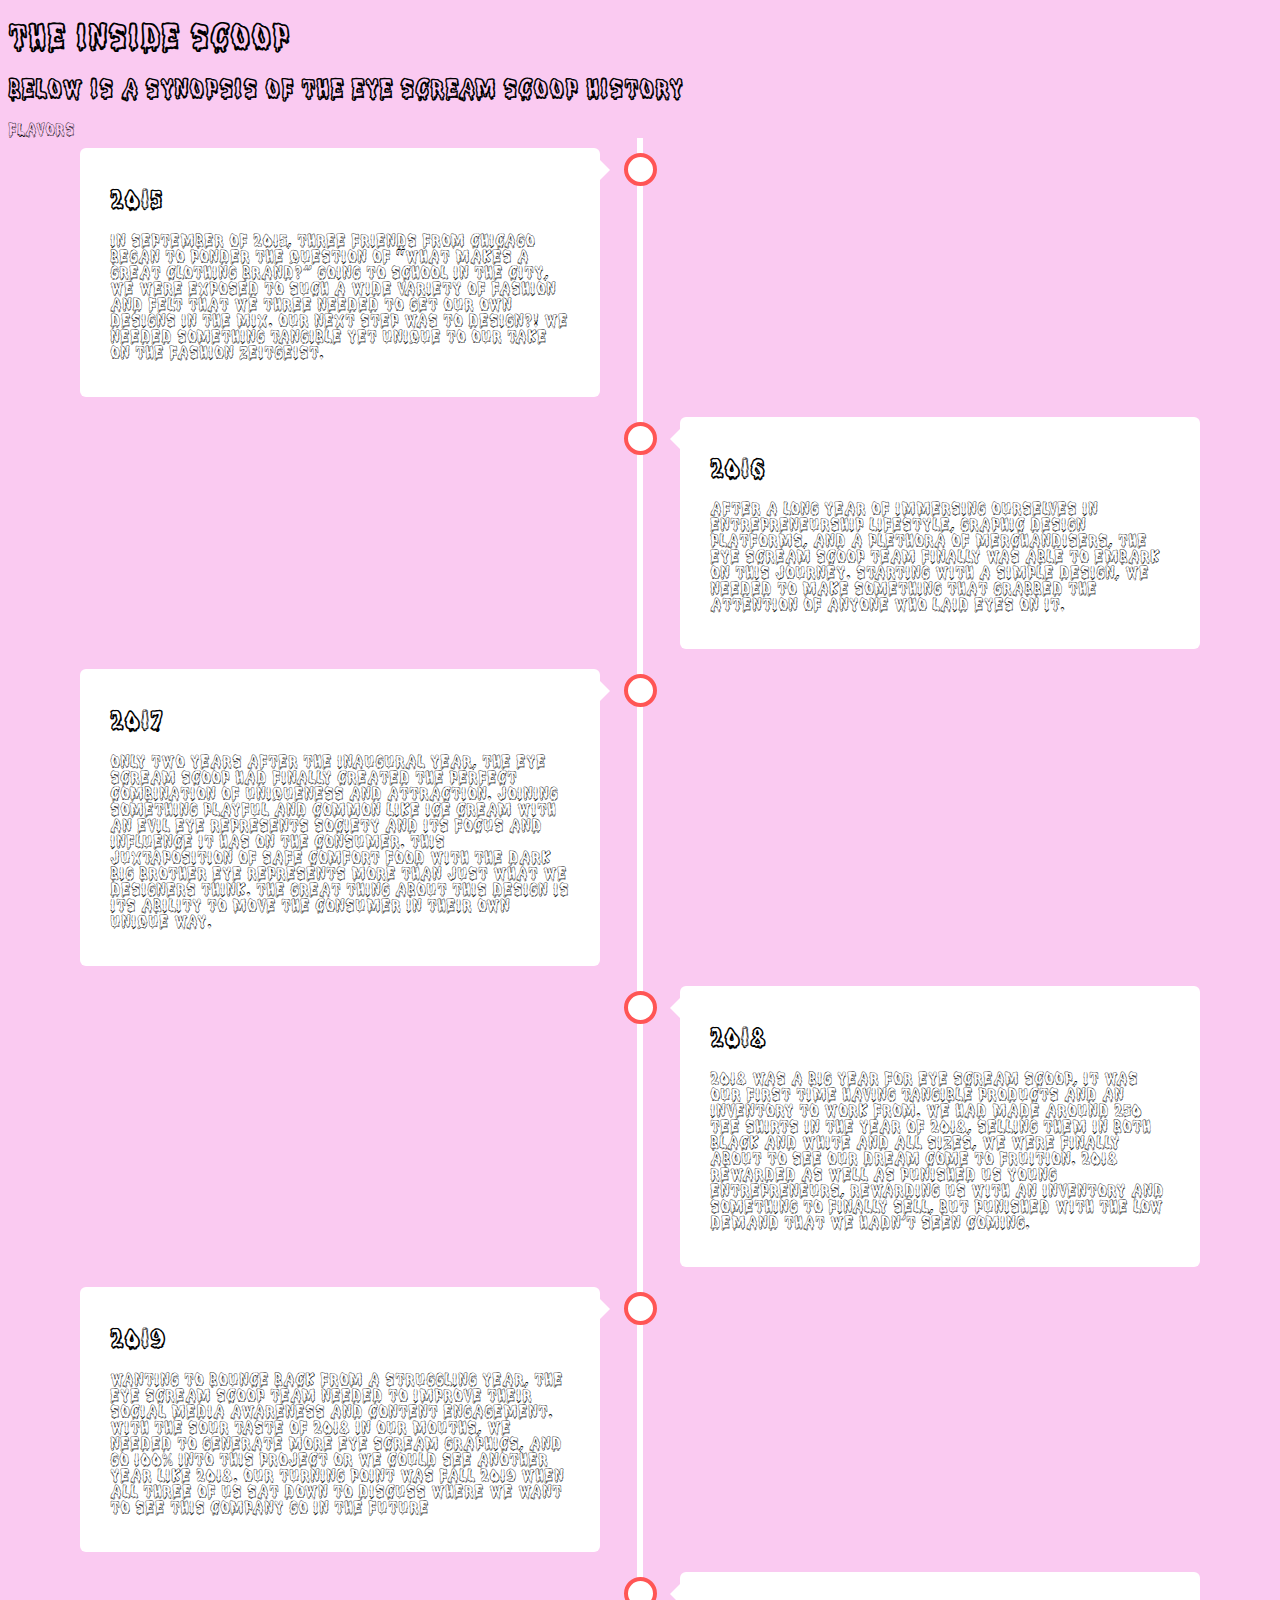
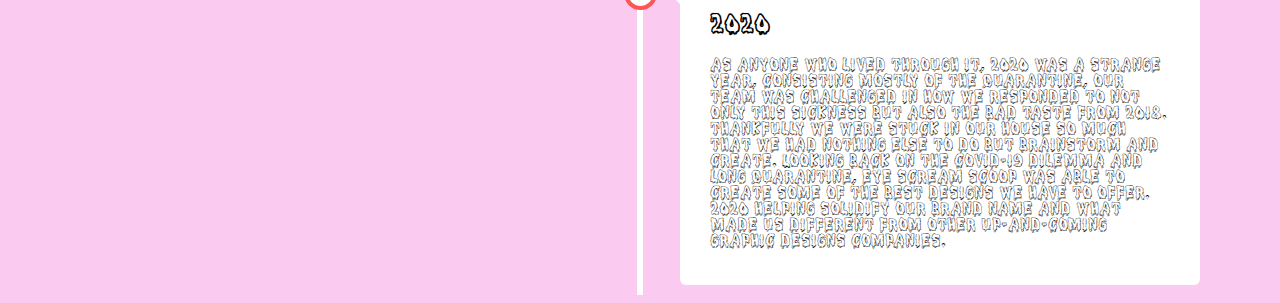
<file: history1.html>
<!DOCTYPE html>
<html>
  <head>
    
    <style>
@font-face{ 
    font-family: 'meltdownmfregular';
    src: url('Fonts/meltdownmf-oeyd-webfont.woff2') format('woff2'),
         url('Fonts/meltdownmf-oeyd-webfont.woff') format('woff');
    font-weight: normal;
    font-style: normal;
}
    .dropdown {
      position: relative;
      display: inline-block;
    }
    
    .dropdown-content {
      display: none;
      position: absolute;
      background-color: #f9f9f9;
      min-width: 160px;
      box-shadow: 0px 8px 16px 0px rgba(0,0,0,0.2);
      padding: 12px 16px;
      z-index: 1;
    }
    
    .dropdown:hover .dropdown-content {
      display: block;
    }

    
   
  
  
    
    body {
      font-family: "meltdownregular", Arial, sans-serif;
    }
    p{font-family: 'meltdownmfregular', Arial, sans-serif;}
    </style>
   
    
   
    <body>
    <h1>The Inside Scoop</h1>
    <h2>Below is a synopsis of the Eye Scream Scoop History</h2>
    
    <div class="dropdown">
      <span>FLAVORS</span>
      <div class="dropdown-content">
        <p><a href= "index.html"> Home</a></p>
      <p><a href="history1.html">The History of Eye Scream Scoop</a></p>
      

        <p><a href="scoopday.html">Scoop of the Day</a></p>

        <p><a href="upcomingdrops.html">Upcoming Drops and Deadlines</a></p>
      </div>
    </div>


<meta name="viewport" content="width=device-width, initial-scale=1.0">
<style>
* {
  box-sizing: border-box;
}

body {
  background-color: #FACAF1;
  font-family: 'meltdownmfregular';
	src: url(meltdownmf-oeyd-webfont.woff);
  font-style: normal;
  font-weight: 100;
}


.timeline {
  position: relative;
  max-width: 1200px;
  margin: 0 auto;
}


.timeline::after {
  content: '';
  position: absolute;
  width: 6px;
  background-color: white;
  top: 0;
  bottom: 0;
  left: 50%;
  margin-left: -3px;
}


.container {
  padding: 10px 40px;
  position: relative;
  background-color: inherit;
  width: 50%;
}


.container::after {
  content: '';
  position: absolute;
  width: 25px;
  height: 25px;
  right: -17px;
  background-color: white;
  border: 4px solid #ff5555;
  top: 15px;
  border-radius: 50%;
  z-index: 1;
}


.left {
  left: 0;
}


.right {
  left: 50%;
}


.left::before {
  content: " ";
  height: 0;
  position: absolute;
  top: 22px;
  width: 0;
  z-index: 1;
  right: 30px;
  border: medium solid white;
  border-width: 10px 0 10px 10px;
  border-color: transparent transparent transparent white;
}


.right::before {
  content: " ";
  height: 0;
  position: absolute;
  top: 22px;
  width: 0;
  z-index: 1;
  left: 30px;
  border: medium solid white;
  border-width: 10px 10px 10px 0;
  border-color: transparent white transparent transparent;
}


.right::after {
  left: -16px;
}


.content {
  padding: 20px 30px;
  background-color: white;
  position: relative;
  border-radius: 6px;
}


@media screen and (max-width: 600px) {
  
  .timeline::after {
  left: 31px;
  }
  
 
  .container {
  width: 100%;
  padding-left: 70px;
  padding-right: 25px;
  }
  
  
  .container::before {
  left: 60px;
  border: medium solid white;
  border-width: 10px 10px 10px 0;
  border-color: transparent white transparent transparent;
  }

 
  .left::after, .right::after {
  left: 15px;
  }
  
  
  .right {
  left: 0%;
  }
}
</style>

<body>

<div class="timeline">
  <div class="container left">
    <div class="content">
      <h2>2015</h2>
      <p>In September of 2015, three friends from Chicago began to ponder the question of “What makes a great clothing brand?” Going to school in the city, we were exposed to such a wide variety of fashion and felt that we three needed to get our own designs in the mix. Our next step was to design?! We needed something tangible yet unique to our take on the fashion zeitgeist.</p>
    </div>
  </div>
  <div class="container right">
    <div class="content">
      <h2>2016</h2>
      <p>After a long year of immersing ourselves in entrepreneurship lifestyle, graphic design platforms, and a plethora of merchandisers, the Eye Scream Scoop team finally was able to embark on this journey. Starting with a simple design, we needed to make something that grabbed the attention of anyone who laid eyes on it.</p>
    </div>
  </div>
  <div class="container left">
    <div class="content">
      <h2>2017</h2>
      <p>Only two years after the inaugural year, the Eye Scream Scoop had finally created the perfect combination of uniqueness and attraction. Joining something playful and common like ice cream with an evil eye represents society and its focus and influence it has on the consumer. This juxtaposition of safe comfort food with the dark big brother eye represents more than just what we designers think. The great thing about this design is its ability to move the consumer in their own unique way. </p>
    </div>
  </div>
  <div class="container right">
    <div class="content">
      <h2>2018</h2>
      <p> 2018 was a big year for Eye Scream Scoop, it was our first time having tangible products and an inventory to work from. We had made around 250 tee shirts in the year of 2018, selling them in both black and white and all sizes, we were finally about to see our dream come to fruition. 2018 rewarded as well as punished us young entrepreneurs, rewarding us with an inventory and something to finally sell, but punished with the low demand that we hadn’t seen coming. </p>
    </div>
  </div>
  <div class="container left">
    <div class="content">
      <h2>2019</h2>
      <p>Wanting to bounce back from a struggling year, the Eye Scream Scoop team needed to improve their social media awareness and content engagement. With the sour taste of 2018 in our mouths, we needed to generate more Eye Scream graphics, and go 100% into this project or we could see another year like 2018. Our turning point was fall 2019 when all three of us sat down to discuss where we want to see this company go in the future</p>
    </div>
  </div>
  <div class="container right">
    <div class="content">
      <h2>2020</h2>
      <p>As anyone who lived through it, 2020 was a strange year, consisting mostly of the quarantine, our team was challenged in how we responded to not only this sickness but also the bad taste from 2018. Thankfully we were stuck in our house so much that we had nothing else to do but brainstorm and create. Looking back on the COVID-19 dilemma and long quarantine, Eye Scream Scoop was able to create some of the best designs we have to offer. 2020 helping solidify our brand name and what made us different from other up-and-coming graphic designs companies.</p>
    </div>
  </div>
</div>

</body>
</head>
</html>
</file>
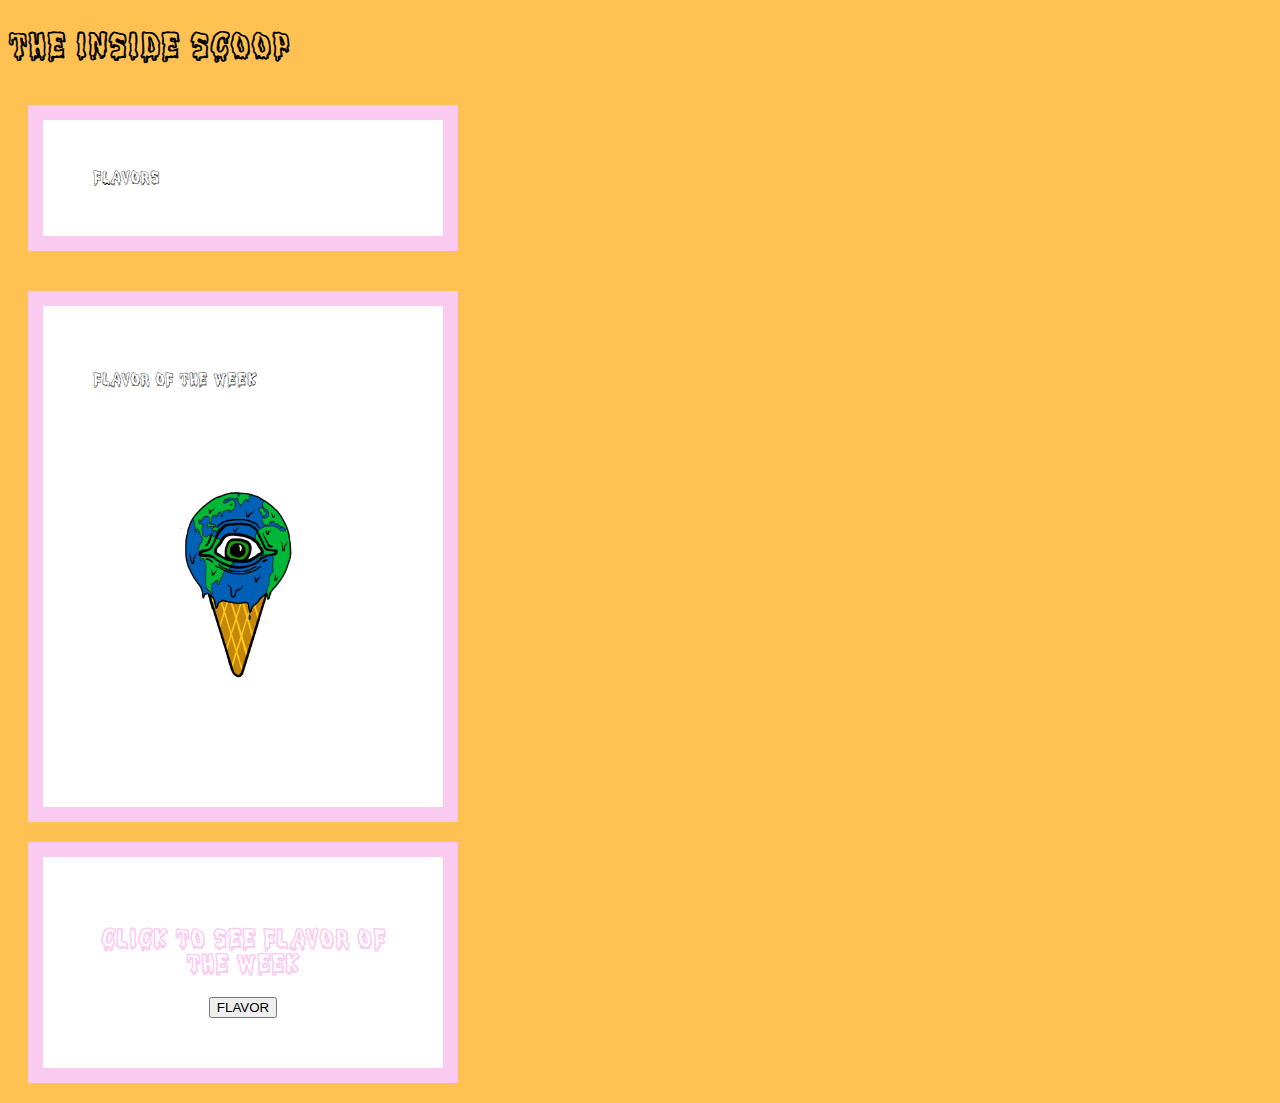
<file: scoopday.html>
<!DOCTYPE html>
<html>
  <head>
    <style>
        @font-face{ 
    font-family: 'meltdownmfregular';
    src: url('Fonts/meltdownmf-oeyd-webfont.woff2') format('woff2'),
         url('Fonts/meltdownmf-oeyd-webfont.woff') format('woff');
    font-weight: normal;
    font-style: normal;
        }
    .dropdown {
      position: relative;
      display: inline-block;
    }
    
    .dropdown-content {
      display: none;
      position: absolute;
      background-color: #f9f9f9;
      min-width: 160px;
      box-shadow: 0px 8px 16px 0px rgba(0,0,0,0.2);
      padding: 12px 16px;
      z-index: 1;
    }
    
    .dropdown:hover .dropdown-content {
      display: block;
    }
    body{font-family: 'meltdownmfregular', Arial, sans-serif;}
    


</style>


  <style>
    body {
      background-color: #ffc252;
    }
    </style>




<style>
div {
  background-color: #ffffff;
  width: 300px;
  border: 15px solid #FACAF1;
  padding: 50px;
  margin: 20px;
}


  div {
    background-color: #ffffff;
    width: 300px;
    border: 15px solid #FACAF1;
    padding: 50px;
    margin: 20px;
  }
  </style>

<script>  
  function displayRandomImages()   
  {  
     //array of images with image location, height, and width  
     var imageArray = [  
     {   
       
       src: "https://eligeleerd.github.io/eyescreamscoop-extension1/DoubleScoop.png",  
         
       width: "280",  
       height: "200"  
     },   
     {  
       src: "https://eligeleerd.github.io/eyescreamscoop-extension1/IMG_7978%20copy.PNG",  
       width: "320",  
       height: "300"  
     },   
     {  
       src: "https://eligeleerd.github.io/eyescreamscoop-extension1/Rainbow.png",  
       width: "320",  
       height: "320"  
     },  
     {  
       src: "https://eligeleerd.github.io/eyescreamscoop-extension1/scoop3%20copy.png",  
       width: "250",  
       height: "350"  
      } ];  
        
       
      var arrayLength = imageArray.length;  
      var newArray = [];  
      for (var i = 0; i < arrayLength; i++) {  
          newArray[i] = new Image();  
          newArray[i].src = imageArray[i].src;  
          newArray[i].width = imageArray[i].width;  
          newArray[i].height = imageArray[i].height;  
      }  
       
     
    function getRandomNum(min, max)   
    {  
         
        imgNo = Math.floor(Math.random() * (max - min + 1)) + min;  
        return newArray[imgNo];  
    }    
    
      
    var newImage = getRandomNum(0, newArray.length - 1);  
     
   
    var images = document.getElementsByTagName('img');  
    var l = images.length;  
    for (var p = 0; p < l; p++) {  
       images[0].parentNode.removeChild(images[0]);  
    }  
       
    document.body.appendChild(newImage);  
  }  
  </script>  

<body>
    
  <h1>The Inside Scoop</h1>
  
  <div class="dropdown">
    <span>FLAVORS</span>
    <div class="dropdown-content">
      <p><a href= "index.html"> Home</a></p>
    <p><a href="history1.html">The History of Eye Scream Scoop</a></p>
       

      <p><a href="scoopday.html">Scoop of the Day</a></p>

      <p><a href="upcomingdrops.html">Upcoming Drops and Deadlines</a></p>
    </div>
  </div>
 
      <div class="center">
        <p>Flavor of the Week</p>
        <img src="Earth.PNG"  width="250" height="350">

    </div>
        
<div>
        <head>  
          
          <style>  
          body {  
          margin-top: 30px;  
          }  
          </style>   
          </head>  
            
         
            
          <body>  
           
          <center>  
          <h2 style="color:#FACAF1"> Click to see flavor of the week </h2>    
          <button onclick="displayRandomImages();"> FLAVOR </button>  
          </center>   
           
          </body>  
  
</div>
          </html>
      </html>
</file>
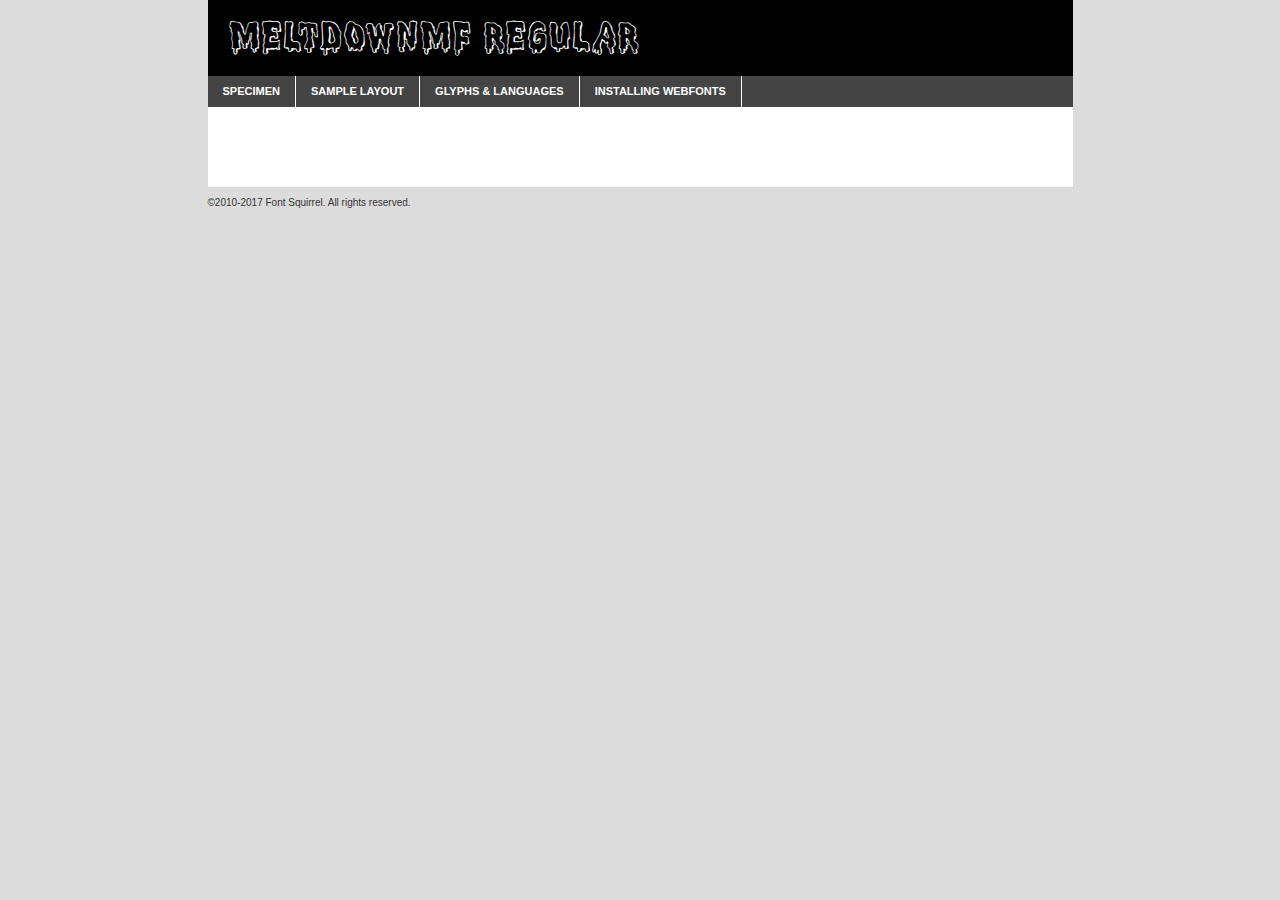
<file: Fonts/meltdownmf-oeyd-demo.html>
<!DOCTYPE html PUBLIC "-//W3C//DTD XHTML 1.0 Transitional//EN"
	"http://www.w3.org/TR/xhtml1/DTD/xhtml1-transitional.dtd">

<html xmlns="http://www.w3.org/1999/xhtml" xml:lang="en" lang="en">
<head>
	<meta http-equiv="Content-Type" content="text/html; charset=utf-8" />
	<script src="http://ajax.googleapis.com/ajax/libs/jquery/1.7.2/jquery.min.js" type="text/javascript" charset="utf-8"></script>
	<script type="text/javascript">
	(function($){$.fn.easyTabs=function(option){var param=jQuery.extend({fadeSpeed:"fast",defaultContent:1,activeClass:'active'},option);$(this).each(function(){var thisId="#"+this.id;if(param.defaultContent==''){param.defaultContent=1;}
	if(typeof param.defaultContent=="number")
	{var defaultTab=$(thisId+" .tabs li:eq("+(param.defaultContent-1)+") a").attr('href').substr(1);}else{var defaultTab=param.defaultContent;}
	$(thisId+" .tabs li a").each(function(){var tabToHide=$(this).attr('href').substr(1);$("#"+tabToHide).addClass('easytabs-tab-content');});hideAll();changeContent(defaultTab);function hideAll(){$(thisId+" .easytabs-tab-content").hide();}
	function changeContent(tabId){hideAll();$(thisId+" .tabs li").removeClass(param.activeClass);$(thisId+" .tabs li a[href=#"+tabId+"]").closest('li').addClass(param.activeClass);if(param.fadeSpeed!="none")
	{$(thisId+" #"+tabId).fadeIn(param.fadeSpeed);}else{$(thisId+" #"+tabId).show();}}
	$(thisId+" .tabs li").click(function(){var tabId=$(this).find('a').attr('href').substr(1);changeContent(tabId);return false;});});}})(jQuery);
	</script>
	<link rel="stylesheet" href="specimen_files/specimen_stylesheet.css" type="text/css" charset="utf-8" />
	<link rel="stylesheet" href="stylesheet.css" type="text/css" charset="utf-8" />

	<style type="text/css">
					body{
				font-family: 'meltdownmfregular';
							}
		</style>

	<title>MeltdownMF Regular Specimen</title>
	
	
	<script type="text/javascript" charset="utf-8">
		$(document).ready(function() {
			$('#container').easyTabs({defaultContent:1});
		});
	</script>
</head>

<body>
<div id="container">
	<div id="header">
		MeltdownMF Regular	</div>
	<ul class="tabs">
		<li><a href="#specimen">Specimen</a></li>
		<li><a href="#layout">Sample Layout</a></li>
				<li><a href="#glyphs">Glyphs &amp; Languages</a></li>
		<li><a href="#installing">Installing Webfonts</a></li>
		
	</ul>
	
	<div id="main_content">

		
			<div id="specimen">
		
				<div class="section">
					<div class="grid12 firstcol">
						<div class="huge">AaBb</div>
					</div>
				</div>
		
				<div class="section">
					<div class="glyph_range">A&#x200B;B&#x200b;C&#x200b;D&#x200b;E&#x200b;F&#x200b;G&#x200b;H&#x200b;I&#x200b;J&#x200b;K&#x200b;L&#x200b;M&#x200b;N&#x200b;O&#x200b;P&#x200b;Q&#x200b;R&#x200b;S&#x200b;T&#x200b;U&#x200b;V&#x200b;W&#x200b;X&#x200b;Y&#x200b;Z&#x200b;a&#x200b;b&#x200b;c&#x200b;d&#x200b;e&#x200b;f&#x200b;g&#x200b;h&#x200b;i&#x200b;j&#x200b;k&#x200b;l&#x200b;m&#x200b;n&#x200b;o&#x200b;p&#x200b;q&#x200b;r&#x200b;s&#x200b;t&#x200b;u&#x200b;v&#x200b;w&#x200b;x&#x200b;y&#x200b;z&#x200b;1&#x200b;2&#x200b;3&#x200b;4&#x200b;5&#x200b;6&#x200b;7&#x200b;8&#x200b;9&#x200b;0&#x200b;&amp;&#x200b;.&#x200b;,&#x200b;?&#x200b;!&#x200b;&#64;&#x200b;(&#x200b;)&#x200b;#&#x200b;$&#x200b;%&#x200b;*&#x200b;+&#x200b;-&#x200b;=&#x200b;:&#x200b;;</div>
				</div>
				<div class="section">
					<div class="grid12 firstcol">
						<table class="sample_table">
							<tr><td>10</td><td class="size10">abcdefghijklmnopqrstuvwxyzABCDEFGHIJKLMNOPQRSTUVWXYZ0123456789abcdefghijklmnopqrstuvwxyzABCDEFGHIJKLMNOPQRSTUVWXYZ0123456789abcdefghijklmnopqrstuvwxyzABCDEFGHIJKLMNOPQRSTUVWXYZ</td></tr>
							<tr><td>11</td><td class="size11">abcdefghijklmnopqrstuvwxyzABCDEFGHIJKLMNOPQRSTUVWXYZ0123456789abcdefghijklmnopqrstuvwxyzABCDEFGHIJKLMNOPQRSTUVWXYZ0123456789abcdefghijklmnopqrstuvwxyzABCDEFGHIJKLMNOPQRSTUVWXYZ</td></tr>
							<tr><td>12</td><td class="size12">abcdefghijklmnopqrstuvwxyzABCDEFGHIJKLMNOPQRSTUVWXYZ0123456789abcdefghijklmnopqrstuvwxyzABCDEFGHIJKLMNOPQRSTUVWXYZ0123456789abcdefghijklmnopqrstuvwxyzABCDEFGHIJKLMNOPQRSTUVWXYZ</td></tr>
							<tr><td>13</td><td class="size13">abcdefghijklmnopqrstuvwxyzABCDEFGHIJKLMNOPQRSTUVWXYZ0123456789abcdefghijklmnopqrstuvwxyzABCDEFGHIJKLMNOPQRSTUVWXYZ0123456789abcdefghijklmnopqrstuvwxyzABCDEFGHIJKLMNOPQRSTUVWXYZ</td></tr>
							<tr><td>14</td><td class="size14">abcdefghijklmnopqrstuvwxyzABCDEFGHIJKLMNOPQRSTUVWXYZ0123456789abcdefghijklmnopqrstuvwxyzABCDEFGHIJKLMNOPQRSTUVWXYZ0123456789abcdefghijklmnopqrstuvwxyzABCDEFGHIJKLMNOPQRSTUVWXYZ</td></tr>
							<tr><td>16</td><td class="size16">abcdefghijklmnopqrstuvwxyzABCDEFGHIJKLMNOPQRSTUVWXYZ0123456789abcdefghijklmnopqrstuvwxyzABCDEFGHIJKLMNOPQRSTUVWXYZ</td></tr>
							<tr><td>18</td><td class="size18">abcdefghijklmnopqrstuvwxyzABCDEFGHIJKLMNOPQRSTUVWXYZ0123456789abcdefghijklmnopqrstuvwxyzABCDEFGHIJKLMNOPQRSTUVWXYZ</td></tr>
							<tr><td>20</td><td class="size20">abcdefghijklmnopqrstuvwxyzABCDEFGHIJKLMNOPQRSTUVWXYZ0123456789abcdefghijklmnopqrstuvwxyzABCDEFGHIJKLMNOPQRSTUVWXYZ</td></tr>
							<tr><td>24</td><td class="size24">abcdefghijklmnopqrstuvwxyzABCDEFGHIJKLMNOPQRSTUVWXYZ0123456789abcdefghijklmnopqrstuvwxyzABCDEFGHIJKLMNOPQRSTUVWXYZ</td></tr>
							<tr><td>30</td><td class="size30">abcdefghijklmnopqrstuvwxyzABCDEFGHIJKLMNOPQRSTUVWXYZ0123456789abcdefghijklmnopqrstuvwxyzABCDEFGHIJKLMNOPQRSTUVWXYZ</td></tr>
							<tr><td>36</td><td class="size36">abcdefghijklmnopqrstuvwxyzABCDEFGHIJKLMNOPQRSTUVWXYZ0123456789abcdefghijklmnopqrstuvwxyzABCDEFGHIJKLMNOPQRSTUVWXYZ</td></tr>
							<tr><td>48</td><td class="size48">abcdefghijklmnopqrstuvwxyzABCDEFGHIJKLMNOPQRSTUVWXYZ0123456789abcdefghijklmnopqrstuvwxyzABCDEFGHIJKLMNOPQRSTUVWXYZ</td></tr>
							<tr><td>60</td><td class="size60">abcdefghijklmnopqrstuvwxyzABCDEFGHIJKLMNOPQRSTUVWXYZ0123456789abcdefghijklmnopqrstuvwxyzABCDEFGHIJKLMNOPQRSTUVWXYZ</td></tr>
							<tr><td>72</td><td class="size72">abcdefghijklmnopqrstuvwxyzABCDEFGHIJKLMNOPQRSTUVWXYZ0123456789abcdefghijklmnopqrstuvwxyzABCDEFGHIJKLMNOPQRSTUVWXYZ</td></tr>
							<tr><td>90</td><td class="size90">abcdefghijklmnopqrstuvwxyzABCDEFGHIJKLMNOPQRSTUVWXYZ0123456789abcdefghijklmnopqrstuvwxyzABCDEFGHIJKLMNOPQRSTUVWXYZ</td></tr>
						</table>
				
					</div>
			
				</div>
		
		
		
								<div class="section" id="bodycomparison">


										<div id="xheight">
				<div class="fontbody">&#x25FC;&#x25FC;&#x25FC;&#x25FC;&#x25FC;&#x25FC;&#x25FC;&#x25FC;&#x25FC;&#x25FC;&#x25FC;&#x25FC;&#x25FC;&#x25FC;&#x25FC;&#x25FC;&#x25FC;&#x25FC;&#x25FC;&#x25FC;&#x25FC;&#x25FC;&#x25FC;&#x25FC;&#x25FC;&#x25FC;&#x25FC;&#x25FC;&#x25FC;&#x25FC;&#x25FC;&#x25FC;&#x25FC;&#x25FC;&#x25FC;&#x25FC;&#x25FC;&#x25FC;&#x25FC;&#x25FC;&#x25FC;&#x25FC;&#x25FC;&#x25FC;&#x25FC;&#x25FC;&#x25FC;&#x25FC;&#x25FC;&#x25FC;&#x25FC;&#x25FC;&#x25FC;&#x25FC;&#x25FC;&#x25FC;&#x25FC;&#x25FC;&#x25FC;&#x25FC;&#x25FC;&#x25FC;&#x25FC;&#x25FC;&#x25FC;&#x25FC;&#x25FC;&#x25FC;&#x25FC;&#x25FC;&#x25FC;&#x25FC;&#x25FC;&#x25FC;&#x25FC;&#x25FC;&#x25FC;&#x25FC;&#x25FC;&#x25FC;&#x25FC;&#x25FC;&#x25FC;&#x25FC;&#x25FC;&#x25FC;&#x25FC;&#x25FC;&#x25FC;&#x25FC;&#x25FC;&#x25FC;&#x25FC;&#x25FC;&#x25FC;&#x25FC;&#x25FC;&#x25FC;&#x25FC;body</div><div class="arialbody">body</div><div class="verdanabody">body</div><div class="georgiabody">body</div></div>
										<div class="fontbody" style="z-index:1">
											body<span>MeltdownMF Regular</span>
										</div>
										<div class="arialbody" style="z-index:1">
											body<span>Arial</span>
										</div>
										<div class="verdanabody" style="z-index:1">
											body<span>Verdana</span>
										</div>
										<div class="georgiabody" style="z-index:1">
											body<span>Georgia</span>
										</div>



								</div>
		
		
				<div class="section psample psample_row1" id="">
					
					<div class="grid2 firstcol">
						<p class="size10"><span>10.</span>Aenean lacinia bibendum nulla sed consectetur. Fusce dapibus, tellus ac cursus commodo, tortor mauris condimentum nibh, ut fermentum massa justo sit amet risus. Nullam id dolor id nibh ultricies vehicula ut id elit. Cum sociis natoque penatibus et magnis dis parturient montes, nascetur ridiculus mus. Nulla vitae elit libero, a pharetra augue.</p>
			
					</div>
					<div class="grid3">
						<p class="size11"><span>11.</span>Aenean lacinia bibendum nulla sed consectetur. Fusce dapibus, tellus ac cursus commodo, tortor mauris condimentum nibh, ut fermentum massa justo sit amet risus. Nullam id dolor id nibh ultricies vehicula ut id elit. Cum sociis natoque penatibus et magnis dis parturient montes, nascetur ridiculus mus. Nulla vitae elit libero, a pharetra augue.</p>
			
					</div>
					<div class="grid3">
						<p class="size12"><span>12.</span>Aenean lacinia bibendum nulla sed consectetur. Fusce dapibus, tellus ac cursus commodo, tortor mauris condimentum nibh, ut fermentum massa justo sit amet risus. Nullam id dolor id nibh ultricies vehicula ut id elit. Cum sociis natoque penatibus et magnis dis parturient montes, nascetur ridiculus mus. Nulla vitae elit libero, a pharetra augue.</p>
			
					</div>
					<div class="grid4">
						<p class="size13"><span>13.</span>Aenean lacinia bibendum nulla sed consectetur. Fusce dapibus, tellus ac cursus commodo, tortor mauris condimentum nibh, ut fermentum massa justo sit amet risus. Nullam id dolor id nibh ultricies vehicula ut id elit. Cum sociis natoque penatibus et magnis dis parturient montes, nascetur ridiculus mus. Nulla vitae elit libero, a pharetra augue.</p>
			
					</div>
					<div class="white_blend"></div>
					
				</div>
				<div class="section psample psample_row2" id="">
					<div class="grid3 firstcol">
						<p class="size14"><span>14.</span>Aenean lacinia bibendum nulla sed consectetur. Fusce dapibus, tellus ac cursus commodo, tortor mauris condimentum nibh, ut fermentum massa justo sit amet risus. Nullam id dolor id nibh ultricies vehicula ut id elit. Cum sociis natoque penatibus et magnis dis parturient montes, nascetur ridiculus mus. Nulla vitae elit libero, a pharetra augue.</p>
			
					</div>
					<div class="grid4">
						<p class="size16"><span>16.</span>Aenean lacinia bibendum nulla sed consectetur. Fusce dapibus, tellus ac cursus commodo, tortor mauris condimentum nibh, ut fermentum massa justo sit amet risus. Nullam id dolor id nibh ultricies vehicula ut id elit. Cum sociis natoque penatibus et magnis dis parturient montes, nascetur ridiculus mus. Nulla vitae elit libero, a pharetra augue.</p>
			
					</div>
					<div class="grid5">
						<p class="size18"><span>18.</span>Aenean lacinia bibendum nulla sed consectetur. Fusce dapibus, tellus ac cursus commodo, tortor mauris condimentum nibh, ut fermentum massa justo sit amet risus. Nullam id dolor id nibh ultricies vehicula ut id elit. Cum sociis natoque penatibus et magnis dis parturient montes, nascetur ridiculus mus. Nulla vitae elit libero, a pharetra augue.</p>
			
					</div>

					<div class="white_blend"></div>

				</div>
				
				<div class="section psample psample_row3" id="">
					<div class="grid5 firstcol">
						<p class="size20"><span>20.</span>Aenean lacinia bibendum nulla sed consectetur. Fusce dapibus, tellus ac cursus commodo, tortor mauris condimentum nibh, ut fermentum massa justo sit amet risus. Nullam id dolor id nibh ultricies vehicula ut id elit. Cum sociis natoque penatibus et magnis dis parturient montes, nascetur ridiculus mus. Nulla vitae elit libero, a pharetra augue.</p>
					</div>
					<div class="grid7">
						<p class="size24"><span>24.</span>Aenean lacinia bibendum nulla sed consectetur. Fusce dapibus, tellus ac cursus commodo, tortor mauris condimentum nibh, ut fermentum massa justo sit amet risus. Nullam id dolor id nibh ultricies vehicula ut id elit. Cum sociis natoque penatibus et magnis dis parturient montes, nascetur ridiculus mus. Nulla vitae elit libero, a pharetra augue.</p>
					</div>
					
					<div class="white_blend"></div>
					
				</div>
				
				<div class="section psample psample_row4" id="">
					<div class="grid12 firstcol">
						<p class="size30"><span>30.</span>Aenean lacinia bibendum nulla sed consectetur. Fusce dapibus, tellus ac cursus commodo, tortor mauris condimentum nibh, ut fermentum massa justo sit amet risus. Nullam id dolor id nibh ultricies vehicula ut id elit. Cum sociis natoque penatibus et magnis dis parturient montes, nascetur ridiculus mus. Nulla vitae elit libero, a pharetra augue.</p>
					</div>
					<div class="white_blend"></div>
					
				</div>
				
				
				
				<div class="section psample psample_row1 fullreverse">
					<div class="grid2 firstcol">
						<p class="size10"><span>10.</span>Aenean lacinia bibendum nulla sed consectetur. Fusce dapibus, tellus ac cursus commodo, tortor mauris condimentum nibh, ut fermentum massa justo sit amet risus. Nullam id dolor id nibh ultricies vehicula ut id elit. Cum sociis natoque penatibus et magnis dis parturient montes, nascetur ridiculus mus. Nulla vitae elit libero, a pharetra augue.</p>
			
					</div>
					<div class="grid3">
						<p class="size11"><span>11.</span>Aenean lacinia bibendum nulla sed consectetur. Fusce dapibus, tellus ac cursus commodo, tortor mauris condimentum nibh, ut fermentum massa justo sit amet risus. Nullam id dolor id nibh ultricies vehicula ut id elit. Cum sociis natoque penatibus et magnis dis parturient montes, nascetur ridiculus mus. Nulla vitae elit libero, a pharetra augue.</p>
			
					</div>
					<div class="grid3">
						<p class="size12"><span>12.</span>Aenean lacinia bibendum nulla sed consectetur. Fusce dapibus, tellus ac cursus commodo, tortor mauris condimentum nibh, ut fermentum massa justo sit amet risus. Nullam id dolor id nibh ultricies vehicula ut id elit. Cum sociis natoque penatibus et magnis dis parturient montes, nascetur ridiculus mus. Nulla vitae elit libero, a pharetra augue.</p>
			
					</div>
					<div class="grid4">
						<p class="size13"><span>13.</span>Aenean lacinia bibendum nulla sed consectetur. Fusce dapibus, tellus ac cursus commodo, tortor mauris condimentum nibh, ut fermentum massa justo sit amet risus. Nullam id dolor id nibh ultricies vehicula ut id elit. Cum sociis natoque penatibus et magnis dis parturient montes, nascetur ridiculus mus. Nulla vitae elit libero, a pharetra augue.</p>
			
					</div>
					<div class="black_blend"></div>
					
				</div>
				
				<div class="section psample psample_row2 fullreverse">
					<div class="grid3 firstcol">
						<p class="size14"><span>14.</span>Aenean lacinia bibendum nulla sed consectetur. Fusce dapibus, tellus ac cursus commodo, tortor mauris condimentum nibh, ut fermentum massa justo sit amet risus. Nullam id dolor id nibh ultricies vehicula ut id elit. Cum sociis natoque penatibus et magnis dis parturient montes, nascetur ridiculus mus. Nulla vitae elit libero, a pharetra augue.</p>
			
					</div>
					<div class="grid4">
						<p class="size16"><span>16.</span>Aenean lacinia bibendum nulla sed consectetur. Fusce dapibus, tellus ac cursus commodo, tortor mauris condimentum nibh, ut fermentum massa justo sit amet risus. Nullam id dolor id nibh ultricies vehicula ut id elit. Cum sociis natoque penatibus et magnis dis parturient montes, nascetur ridiculus mus. Nulla vitae elit libero, a pharetra augue.</p>
			
					</div>
					<div class="grid5">
						<p class="size18"><span>18.</span>Aenean lacinia bibendum nulla sed consectetur. Fusce dapibus, tellus ac cursus commodo, tortor mauris condimentum nibh, ut fermentum massa justo sit amet risus. Nullam id dolor id nibh ultricies vehicula ut id elit. Cum sociis natoque penatibus et magnis dis parturient montes, nascetur ridiculus mus. Nulla vitae elit libero, a pharetra augue.</p>
			
					</div>
					<div class="black_blend"></div>

				</div>
				
				<div class="section psample fullreverse psample_row3" id="">
					<div class="grid5 firstcol">
						<p class="size20"><span>20.</span>Aenean lacinia bibendum nulla sed consectetur. Fusce dapibus, tellus ac cursus commodo, tortor mauris condimentum nibh, ut fermentum massa justo sit amet risus. Nullam id dolor id nibh ultricies vehicula ut id elit. Cum sociis natoque penatibus et magnis dis parturient montes, nascetur ridiculus mus. Nulla vitae elit libero, a pharetra augue.</p>
					</div>
					<div class="grid7">
						<p class="size24"><span>24.</span>Aenean lacinia bibendum nulla sed consectetur. Fusce dapibus, tellus ac cursus commodo, tortor mauris condimentum nibh, ut fermentum massa justo sit amet risus. Nullam id dolor id nibh ultricies vehicula ut id elit. Cum sociis natoque penatibus et magnis dis parturient montes, nascetur ridiculus mus. Nulla vitae elit libero, a pharetra augue.</p>
					</div>
					
					<div class="black_blend"></div>
					
				</div>
				
				<div class="section psample fullreverse psample_row4" id="" style="border-bottom: 20px #000 solid;">
					<div class="grid12 firstcol">
						<p class="size30"><span>30.</span>Aenean lacinia bibendum nulla sed consectetur. Fusce dapibus, tellus ac cursus commodo, tortor mauris condimentum nibh, ut fermentum massa justo sit amet risus. Nullam id dolor id nibh ultricies vehicula ut id elit. Cum sociis natoque penatibus et magnis dis parturient montes, nascetur ridiculus mus. Nulla vitae elit libero, a pharetra augue.</p>
					</div>
					<div class="black_blend"></div>
					
				</div>
				
				
				
				
			</div>
			
			<div id="layout">
				
				<div class="section">
					
					<div class="grid12 firstcol">
						<h1>Lorem Ipsum Dolor</h1>
						<h2>Etiam porta sem malesuada magna mollis euismod</h2>
						
						<p class="byline">By <a href="#link">Aenean Lacinia</a></p>
					</div>
				</div>
				<div class="section">
					<div class="grid8 firstcol">
						<p class="large">Donec sed odio dui. Morbi leo risus, porta ac consectetur ac, vestibulum at eros. Fusce dapibus, tellus ac cursus commodo, tortor mauris condimentum nibh, ut fermentum massa justo sit amet risus. </p>

						
						<h3>Pellentesque ornare sem</h3>

						<p>Maecenas sed diam eget risus varius blandit sit amet non magna. Maecenas faucibus mollis interdum. Donec ullamcorper nulla non metus auctor fringilla. Nullam id dolor id nibh ultricies vehicula ut id elit. Nullam id dolor id nibh ultricies vehicula ut id elit. </p>

						<p>Aenean eu leo quam. Pellentesque ornare sem lacinia quam venenatis vestibulum. Lorem ipsum dolor sit amet, consectetur adipiscing elit. Cum sociis natoque penatibus et magnis dis parturient montes, nascetur ridiculus mus. </p>

						<p>Nulla vitae elit libero, a pharetra augue. Praesent commodo cursus magna, vel scelerisque nisl consectetur et. Aenean lacinia bibendum nulla sed consectetur. </p>

						<p>Nullam quis risus eget urna mollis ornare vel eu leo. Nullam quis risus eget urna mollis ornare vel eu leo. Maecenas sed diam eget risus varius blandit sit amet non magna. Donec ullamcorper nulla non metus auctor fringilla. </p>

						<h3>Cras mattis consectetur</h3>

						<p>Aenean eu leo quam. Pellentesque ornare sem lacinia quam venenatis vestibulum. Aenean lacinia bibendum nulla sed consectetur. Integer posuere erat a ante venenatis dapibus posuere velit aliquet. Cras mattis consectetur purus sit amet fermentum. </p>

						<p>Nullam id dolor id nibh ultricies vehicula ut id elit. Nullam quis risus eget urna mollis ornare vel eu leo. Cras mattis consectetur purus sit amet fermentum.</p>
					</div>
					
					<div class="grid4 sidebar">
						
						<div class="box reverse">
							<p class="last">Nullam quis risus eget urna mollis ornare vel eu leo. Donec ullamcorper nulla non metus auctor fringilla. Cras mattis consectetur purus sit amet fermentum. Sed posuere consectetur est at lobortis. Lorem ipsum dolor sit amet, consectetur adipiscing elit. </p>
						</div>
						
						<p class="caption">Maecenas sed diam eget risus varius.</p>

						<p>Vestibulum id ligula porta felis euismod semper. Integer posuere erat a ante venenatis dapibus posuere velit aliquet. Vestibulum id ligula porta felis euismod semper. Sed posuere consectetur est at lobortis. Maecenas sed diam eget risus varius blandit sit amet non magna. Fusce dapibus, tellus ac cursus commodo, tortor mauris condimentum nibh, ut fermentum massa justo sit amet risus. </p>

					

						<p>Duis mollis, est non commodo luctus, nisi erat porttitor ligula, eget lacinia odio sem nec elit. Aenean lacinia bibendum nulla sed consectetur. Vivamus sagittis lacus vel augue laoreet rutrum faucibus dolor auctor. Aenean lacinia bibendum nulla sed consectetur. Nullam quis risus eget urna mollis ornare vel eu leo. </p>

						<p>Praesent commodo cursus magna, vel scelerisque nisl consectetur et. Donec ullamcorper nulla non metus auctor fringilla. Maecenas faucibus mollis interdum. Fusce dapibus, tellus ac cursus commodo, tortor mauris condimentum nibh, ut fermentum massa justo sit amet risus. </p>

					</div>
				</div>
				
			</div>


			



		<div id="glyphs">
			<div class="section">
				<div class="grid12 firstcol">
			
				<h1>Language Support</h1>
				<p>The subset of MeltdownMF Regular in this kit supports the following languages:<br />
			
					English, Arrernte, Bislama, Cebuano, Fijian, Gilbertese, Hmong, Ibanag, Iloko_ilokano, Interglossa_glosa, Interlingua, Lojban, Norfolk_pitcairnese, Oromo, Rotokas, Seychelles_creole, Shona, Somali, Southern_ndebele, Swahili, Swati_swazi, Tok_pisin, Warlpiri, Xhosa, Zulu, Latinbasic, Demo				</p>
				<h1>Glyph Chart</h1>
				<p>The subset of MeltdownMF Regular in this kit includes all the glyphs listed below. Unicode entities are included above each glyph to help you insert individual characters into your layout.</p>
				<div id="glyph_chart">
			
																				 <div><p>&amp;#13;</p>&#13;</div>
																				 <div><p>&amp;#32;</p>&#32;</div>
																				 <div><p>&amp;#33;</p>&#33;</div>
																				 <div><p>&amp;#34;</p>&#34;</div>
																				 <div><p>&amp;#35;</p>&#35;</div>
																				 <div><p>&amp;#36;</p>&#36;</div>
																				 <div><p>&amp;#37;</p>&#37;</div>
																				 <div><p>&amp;#38;</p>&#38;</div>
																				 <div><p>&amp;#39;</p>&#39;</div>
																				 <div><p>&amp;#40;</p>&#40;</div>
																				 <div><p>&amp;#41;</p>&#41;</div>
																				 <div><p>&amp;#42;</p>&#42;</div>
																				 <div><p>&amp;#43;</p>&#43;</div>
																				 <div><p>&amp;#44;</p>&#44;</div>
																				 <div><p>&amp;#45;</p>&#45;</div>
																				 <div><p>&amp;#46;</p>&#46;</div>
																				 <div><p>&amp;#47;</p>&#47;</div>
																				 <div><p>&amp;#48;</p>&#48;</div>
																				 <div><p>&amp;#49;</p>&#49;</div>
																				 <div><p>&amp;#50;</p>&#50;</div>
																				 <div><p>&amp;#51;</p>&#51;</div>
																				 <div><p>&amp;#52;</p>&#52;</div>
																				 <div><p>&amp;#53;</p>&#53;</div>
																				 <div><p>&amp;#54;</p>&#54;</div>
																				 <div><p>&amp;#55;</p>&#55;</div>
																				 <div><p>&amp;#56;</p>&#56;</div>
																				 <div><p>&amp;#57;</p>&#57;</div>
																				 <div><p>&amp;#58;</p>&#58;</div>
																				 <div><p>&amp;#59;</p>&#59;</div>
																				 <div><p>&amp;#61;</p>&#61;</div>
																				 <div><p>&amp;#63;</p>&#63;</div>
																				 <div><p>&amp;#65;</p>&#65;</div>
																				 <div><p>&amp;#66;</p>&#66;</div>
																				 <div><p>&amp;#67;</p>&#67;</div>
																				 <div><p>&amp;#68;</p>&#68;</div>
																				 <div><p>&amp;#69;</p>&#69;</div>
																				 <div><p>&amp;#70;</p>&#70;</div>
																				 <div><p>&amp;#71;</p>&#71;</div>
																				 <div><p>&amp;#72;</p>&#72;</div>
																				 <div><p>&amp;#73;</p>&#73;</div>
																				 <div><p>&amp;#74;</p>&#74;</div>
																				 <div><p>&amp;#75;</p>&#75;</div>
																				 <div><p>&amp;#76;</p>&#76;</div>
																				 <div><p>&amp;#77;</p>&#77;</div>
																				 <div><p>&amp;#78;</p>&#78;</div>
																				 <div><p>&amp;#79;</p>&#79;</div>
																				 <div><p>&amp;#80;</p>&#80;</div>
																				 <div><p>&amp;#81;</p>&#81;</div>
																				 <div><p>&amp;#82;</p>&#82;</div>
																				 <div><p>&amp;#83;</p>&#83;</div>
																				 <div><p>&amp;#84;</p>&#84;</div>
																				 <div><p>&amp;#85;</p>&#85;</div>
																				 <div><p>&amp;#86;</p>&#86;</div>
																				 <div><p>&amp;#87;</p>&#87;</div>
																				 <div><p>&amp;#88;</p>&#88;</div>
																				 <div><p>&amp;#89;</p>&#89;</div>
																				 <div><p>&amp;#90;</p>&#90;</div>
																				 <div><p>&amp;#95;</p>&#95;</div>
																				 <div><p>&amp;#97;</p>&#97;</div>
																				 <div><p>&amp;#98;</p>&#98;</div>
																				 <div><p>&amp;#99;</p>&#99;</div>
																				 <div><p>&amp;#100;</p>&#100;</div>
																				 <div><p>&amp;#101;</p>&#101;</div>
																				 <div><p>&amp;#102;</p>&#102;</div>
																				 <div><p>&amp;#103;</p>&#103;</div>
																				 <div><p>&amp;#104;</p>&#104;</div>
																				 <div><p>&amp;#105;</p>&#105;</div>
																				 <div><p>&amp;#106;</p>&#106;</div>
																				 <div><p>&amp;#107;</p>&#107;</div>
																				 <div><p>&amp;#108;</p>&#108;</div>
																				 <div><p>&amp;#109;</p>&#109;</div>
																				 <div><p>&amp;#110;</p>&#110;</div>
																				 <div><p>&amp;#111;</p>&#111;</div>
																				 <div><p>&amp;#112;</p>&#112;</div>
																				 <div><p>&amp;#113;</p>&#113;</div>
																				 <div><p>&amp;#114;</p>&#114;</div>
																				 <div><p>&amp;#115;</p>&#115;</div>
																				 <div><p>&amp;#116;</p>&#116;</div>
																				 <div><p>&amp;#117;</p>&#117;</div>
																				 <div><p>&amp;#118;</p>&#118;</div>
																				 <div><p>&amp;#119;</p>&#119;</div>
																				 <div><p>&amp;#120;</p>&#120;</div>
																				 <div><p>&amp;#121;</p>&#121;</div>
																				 <div><p>&amp;#122;</p>&#122;</div>
																				 <div><p>&amp;#160;</p>&#160;</div>
																				 <div><p>&amp;#162;</p>&#162;</div>
																				 <div><p>&amp;#173;</p>&#173;</div>
																				 <div><p>&amp;#8192;</p>&#8192;</div>
																				 <div><p>&amp;#8193;</p>&#8193;</div>
																				 <div><p>&amp;#8194;</p>&#8194;</div>
																				 <div><p>&amp;#8195;</p>&#8195;</div>
																				 <div><p>&amp;#8196;</p>&#8196;</div>
																				 <div><p>&amp;#8197;</p>&#8197;</div>
																				 <div><p>&amp;#8198;</p>&#8198;</div>
																				 <div><p>&amp;#8199;</p>&#8199;</div>
																				 <div><p>&amp;#8200;</p>&#8200;</div>
																				 <div><p>&amp;#8201;</p>&#8201;</div>
																				 <div><p>&amp;#8202;</p>&#8202;</div>
																				 <div><p>&amp;#8208;</p>&#8208;</div>
																				 <div><p>&amp;#8209;</p>&#8209;</div>
																				 <div><p>&amp;#8210;</p>&#8210;</div>
																				 <div><p>&amp;#8211;</p>&#8211;</div>
																				 <div><p>&amp;#8212;</p>&#8212;</div>
																				 <div><p>&amp;#8216;</p>&#8216;</div>
																				 <div><p>&amp;#8217;</p>&#8217;</div>
																				 <div><p>&amp;#8220;</p>&#8220;</div>
																				 <div><p>&amp;#8221;</p>&#8221;</div>
																				 <div><p>&amp;#8226;</p>&#8226;</div>
																				 <div><p>&amp;#8239;</p>&#8239;</div>
																				 <div><p>&amp;#8287;</p>&#8287;</div>
																				 <div><p>&amp;#9724;</p>&#9724;</div>
																																						</div>	
				</div>
		
		
			</div>
		</div>
		
		
		<div id="specs">
			
		</div>
	
		<div id="installing">
			<div class="section">
				<div class="grid7 firstcol">
					<h1>Installing Webfonts</h1>
					
					<p>Webfonts are supported by all major browser platforms but not all in the same way. There are currently four different font formats that must be included in order to target all browsers. This includes TTF, WOFF, EOT and SVG.</p>
					
					<h2>1. Upload your webfonts</h2>
					<p>You must upload your webfont kit to your website. They should be in or near the same directory as your CSS files.</p>
					
					<h2>2. Include the webfont stylesheet</h2>
					<p>A special CSS @font-face declaration helps the various browsers select the appropriate font it needs without causing you a bunch of headaches. Learn more about this syntax by reading the <a href="https://www.fontspring.com/blog/further-hardening-of-the-bulletproof-syntax">Fontspring blog post</a> about it. The code for it is as follows:</p>


<code>
@font-face{ 
	font-family: 'MyWebFont';
	src: url('WebFont.eot');
	src: url('WebFont.eot?#iefix') format('embedded-opentype'),
	     url('WebFont.woff') format('woff'),
	     url('WebFont.ttf') format('truetype'),
	     url('WebFont.svg#webfont') format('svg');
}
</code>

	<p>We've already gone ahead and generated the code for you. All you have to do is link to the stylesheet in your HTML, like this:</p>
	<code>&lt;link rel=&quot;stylesheet&quot; href=&quot;stylesheet.css&quot; type=&quot;text/css&quot; charset=&quot;utf-8&quot; /&gt;</code>

					<h2>3. Modify your own stylesheet</h2>
					<p>To take advantage of your new fonts, you must tell your stylesheet to use them. Look at the original @font-face declaration above and find the property called "font-family." The name linked there will be what you use to reference the font. Prepend that webfont name to the font stack in the "font-family" property, inside the selector you want to change. For example:</p>
<code>p { font-family: 'WebFont', Arial, sans-serif; }</code>

<h2>4. Test</h2>
<p>Getting webfonts to work cross-browser <em>can</em> be tricky. Use the information in the sidebar to help you if you find that fonts aren't loading in a particular browser.</p>
				</div>
				
				<div class="grid5 sidebar">
					<div class="box">
						<h2>Troubleshooting<br />Font-Face Problems</h2>
						<p>Having trouble getting your webfonts to load in your new website? Here are some tips to sort out what might be the problem.</p>

						<h3>Fonts not showing in any browser</h3>

						<p>This sounds like you need to work on the plumbing. You either did not upload the fonts to the correct directory, or you did not link the fonts properly in the CSS. If you've confirmed that all this is correct and you still have a problem, take a look at your .htaccess file and see if requests are getting intercepted.</p>

						<h3>Fonts not loading in iPhone or iPad</h3>

						<p>The most common problem here is that you are serving the fonts from an IIS server. IIS refuses to serve files that have unknown MIME types. If that is the case, you must set the MIME type for SVG to "image/svg+xml" in the server settings. Follow these instructions from Microsoft if you need help.</p>

						<h3>Fonts not loading in Firefox</h3>

						<p>The primary reason for this failure? You are still using a version Firefox older than 3.5. So upgrade already! If that isn't it, then you are very likely serving fonts from a different domain. Firefox requires that all font assets be served from the same domain. Lastly it is possible that you need to add WOFF to your list of MIME types (if you are serving via IIS.)</p>

						<h3>Fonts not loading in IE</h3>

						<p>Are you looking at Internet Explorer on an actual Windows machine or are you cheating by using a service like Adobe BrowserLab? Many of these screenshot services do not render @font-face for IE. Best to test it on a real machine.</p>

						<h3>Fonts not loading in IE9</h3>

						<p>IE9, like Firefox, requires that fonts be served from the same domain as the website. Make sure that is the case.</p>
					</div>
				</div>
			</div>
			
		</div>
	
	</div>
	<div id="footer">
		<p>&copy;2010-2017 Font Squirrel. All rights reserved.</p>
	</div>
</div>
</body>
</html>
</file>
<file: Fonts/stylesheet.css>
/*! Generated by Font Squirrel (https://www.fontsquirrel.com) on November 17, 2021 */



@font-face {
    font-family: 'meltdownmfregular';
    src: url('meltdownmf-oeyd-webfont.woff2') format('woff2'),
         url('meltdownmf-oeyd-webfont.woff') format('woff');
    font-weight: normal;
    font-style: normal;

}
</file>
<file: Fonts/specimen_files/specimen_stylesheet.css>
@import url('grid_12-825-55-15.css');

/*  
	CSS Reset by Eric Meyer - Released under Public Domain
    http://meyerweb.com/eric/tools/css/reset/
*/
html, body, div, span, applet, object, iframe,
h1, h2, h3, h4, h5, h6, p, blockquote, pre,
a, abbr, acronym, address, big, cite, code,
del, dfn, em, font, img, ins, kbd, q, s, samp,
small, strike, strong, sub, sup, tt, var,
b, u, i, center, dl, dt, dd, ol, ul, li,
fieldset, form, label, legend, table, 
caption, tbody, tfoot, thead, tr, th, td 
                  {margin: 0;padding: 0;border: 0;outline: 0;
                  font-size: 100%;vertical-align: baseline;
                  background: transparent;}
body              {line-height: 1;}
ol, ul            {list-style: none;}
blockquote, q     {quotes: none;}
blockquote:before, blockquote:after,
q:before, q:after {content: '';	content: none;}
:focus            {outline: 0;}
ins               {text-decoration: none;}
del               {text-decoration: line-through;}
table             {border-collapse: collapse;border-spacing: 0;}




body {
	color: #000;
	background-color: #dcdcdc;
}

a {
	text-decoration: none;
	color: #1883ba;
}

h1{
	font-size: 32px;
	font-weight: normal;
	font-style: normal;
	margin-bottom: 18px;
}

h2{
	font-size: 18px;
}

#container {
	width: 865px;
	margin: 0px auto;
}


#header {
	padding: 20px;
	font-size: 36px;
	background-color: #000;
	color: #fff;
}

#header span {
	color: #666;
}
#main_content {
	background-color: #fff;
	padding: 60px 20px 20px;
}


#footer p {
	margin: 0;
	padding-top: 10px;
	padding-bottom: 50px;
	color: #333;
	font: 10px Arial, sans-serif;
}

.tabs {
	width: 100%;
	height: 31px;
	background-color: #444;
}
.tabs li {
	float:  left;
	margin: 0;
	overflow: hidden;
	background-color: #444;
}
.tabs li a {
	display: block;
	color: #fff;
	text-decoration: none;
	font: bold 11px/11px 'Arial';
	text-transform: uppercase;
	padding: 10px 15px;
	border-right: 1px solid #fff;
}

.tabs li a:hover {
		background-color: #00b3ff;

}

.tabs li.active a {
	color:  #000;
	background-color: #fff;
}



div.huge {
	
	font-size: 300px;
	line-height: 1em;
	padding: 0;
	letter-spacing: -.02em;
	overflow: hidden;
}
div.glyph_range {
	font-size: 72px;
	line-height: 1.1em;
}

.size10{ font-size: 10px; }
.size11{ font-size: 11px; }
.size12{ font-size: 12px; }
.size13{ font-size: 13px; }
.size14{ font-size: 14px; }
.size16{ font-size: 16px; }
.size18{ font-size: 18px; }
.size20{ font-size: 20px; }
.size24{ font-size: 24px; }
.size30{ font-size: 30px; }
.size36{ font-size: 36px; }
.size48{ font-size: 48px; }
.size60{ font-size: 60px; }
.size72{ font-size: 72px; }
.size90{ font-size: 90px; }


.psample_row1 {	height: 120px;}
.psample_row1 {	height: 120px;}
.psample_row2 {	height: 160px;}
.psample_row3 {	height: 160px;}
.psample_row4 {	height: 160px;}

.psample {
	overflow: hidden;
	position: relative;
}
.psample p {
	line-height: 1.3em;
	display: block;
	overflow: hidden;
	margin: 0;
}

.psample span {
	margin-right: .5em;
}

.white_blend {
	width: 100%;
	height: 61px;
	background-image: url([data-uri]);
	position: absolute;
	bottom: 0;
}
.black_blend {
	width: 100%;
	height: 61px;
	background-image: url([data-uri]);
	position: absolute;
	bottom: 0;
}
.fullreverse {
	background:  #000 !important;
	color:  #fff !important;
	margin-left: -20px;
	padding-left: 20px;
	margin-right: -20px;
	padding-right: 20px;
	padding: 20px;
	margin-bottom:0;
}


.sample_table td {
	padding-top: 3px;
	padding-bottom:5px;
	padding-left: 5px;
	vertical-align: middle;
	line-height: 1.2em;
}

.sample_table td:first-child {
	background-color: #eee;
	text-align: right;
	padding-right: 5px;
	padding-left: 0;
	padding: 5px;
	font: 11px/12px "Courier New", Courier, mono;
}

code {
	white-space: pre;
	background-color: #eee;
	display: block;
	padding: 10px;
	margin-bottom: 18px;
	overflow: auto;
}


.bottom,.last 	{margin-bottom:0 !important; padding-bottom:0 !important;}

.box  { 
  padding: 18px; 
  margin-bottom: 18px; 
  background: #eee; 
}

.reverse,.reversed { background:  #000 !important;color:  #fff !important; border: none !important;}

#bodycomparison {
	position: relative;
	overflow: hidden;
	font-size: 72px;
	height: 90px;
	white-space: nowrap;
}

#bodycomparison div{
	font-size: 72px;
	line-height: 90px;
	display: inline;
	margin: 0 15px 0 0;
	padding: 0;
}

#bodycomparison div span{
	font: 10px Arial;
	position: absolute;
	left: 0;
}
#xheight {
	float: none;
	position: absolute;
	color: #d9f3ff;
	font-size: 72px;
	line-height: 90px;
}

.fontbody {
 position: relative;
}
.arialbody{
	font-family: Arial;
	position: relative;
}
.verdanabody{
	font-family: Verdana;
	position: relative;
}
.georgiabody{
	font-family: Georgia;
	position: relative;
}

/* @group Layout page
 */

#layout h1 {
	font-size: 36px;
	line-height: 42px;
	font-weight: normal;
	font-style: normal;
}

#layout h2 {
	font-size: 24px;
	line-height: 23px;
	font-weight: normal;
	font-style: normal;
}

#layout h3 {
	font-size: 22px;
	line-height: 1.4em;
	margin-top: 1em;
	font-weight: normal;
	font-style: normal;
}


#layout p.byline {
	font-size: 12px;
	margin-top: 18px;
	line-height: 12px;
	margin-bottom: 0;
}
#layout p {
	font-size: 14px;
	line-height: 21px;
	margin-bottom: .5em;
}

#layout p.large{
	font-size: 18px;
	line-height: 26px;
}

#layout .sidebar p{
	font-size: 12px;
	line-height: 1.4em;
}

#layout p.caption {
	font-size: 10px;
	margin-top: -16px;
	margin-bottom: 18px;
}

/* @end */

/* @group Glyphs */

#glyph_chart div{
	background-color: #d9f3ff;
	color: black;
	float: left;
	font-size: 36px;
	height: 1.2em;
	line-height: 1.2em;
	margin-bottom: 1px;
	margin-right: 1px;
	text-align: center;
	width: 1.2em;
	position: relative;
	padding: .6em .2em .2em;
}

#glyph_chart div p {
	position: absolute;
	left: 0;
	top: 0;
	display: block;
	text-align: center;
	font: bold 9px Arial, sans-serif;
	background-color: #3a768f;
	width: 100%;
	color: #fff;
	padding: 2px 0;
}


#glyphs h1 {
	font-family: Arial, sans-serif;
}
/* @end */

/* @group Installing */

#installing {
	font: 13px Arial, sans-serif;
}

#installing p,
#glyphs p{
	line-height: 1.2em;
	margin-bottom: 18px;
	font: 13px Arial, sans-serif;
}



#installing h3{
	font-size: 15px;
	margin-top: 18px;
}

/* @end */

#rendering h1 {
	font-family: Arial, sans-serif;
}
.render_table td {
	font: 11px "Courier New", Courier, mono;
	vertical-align: middle;
}
</file>
